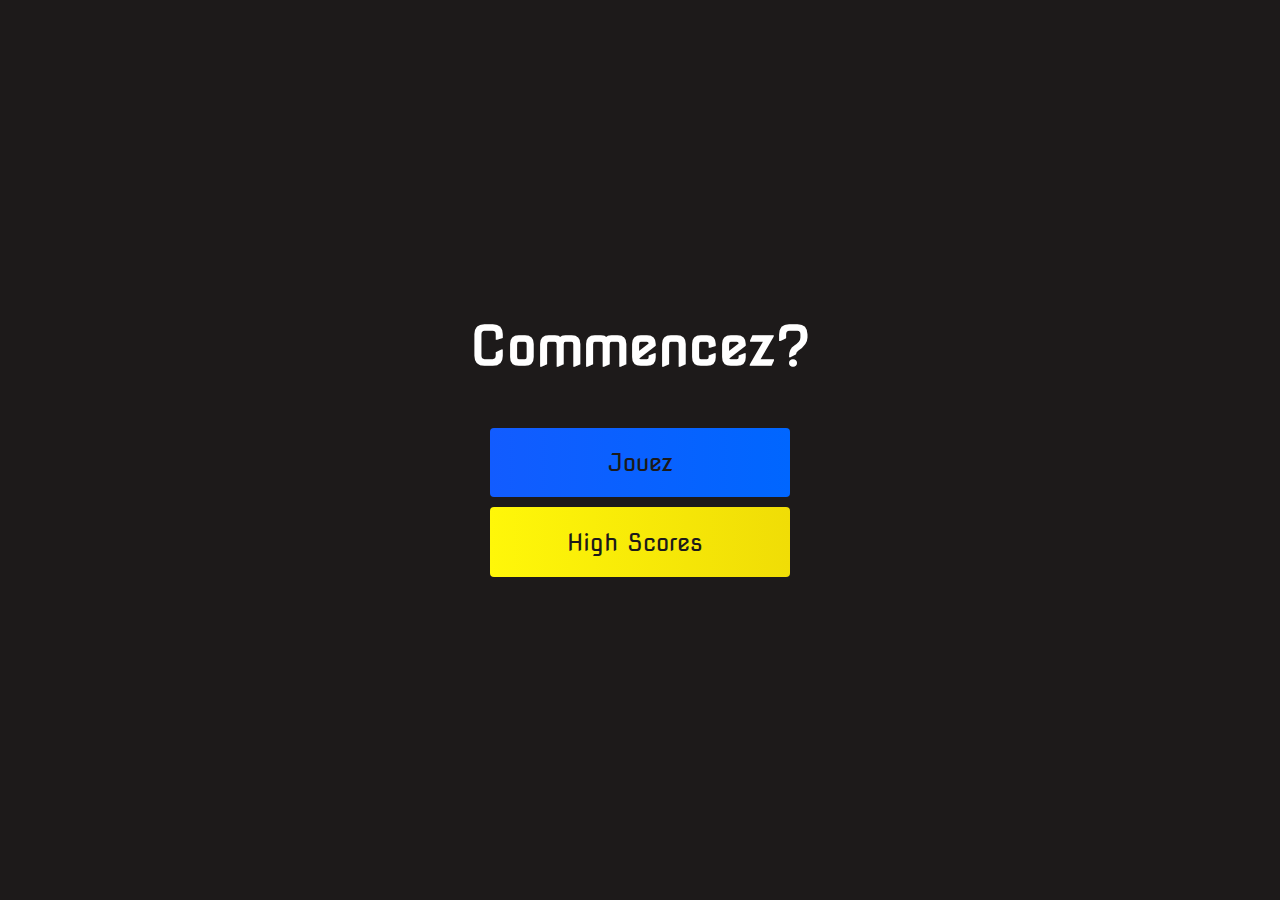
<file: index.html>
<!DOCTYPE html>
<html lang="en">
<head>
    <meta charset="UTF-8">
    <meta http-equiv="X-UA-Compatible" content="IE=edge">
    <meta name="viewport" content="width=device-width, initial-scale=1.0">
    <title>JS Quiz</title>
    <link rel="stylesheet" href="style.css">
    <link rel="stylesheet" href="https://use.fontawesome.com/releases/v5.15.4/css/all.css" integrity="sha384-DyZ88mC6Up2uqS4h/KRgHuoeGwBcD4Ng9SiP4dIRy0EXTlnuz47vAwmeGwVChigm" crossorigin="anonymous">
</head>
<body>
   <div class="container">
       <div id="home" class="flex-column flex-center">
           <h1>Commencez?</h1>
           <a href="game.html" class="btn">Jouez</a>
           <a href="highscores.html" id="highscores-btn" class="btn">High Scores <i class="fas fa-crown"></i> </a>
       </div>
   </div>
    
</body>
</html>
</file>
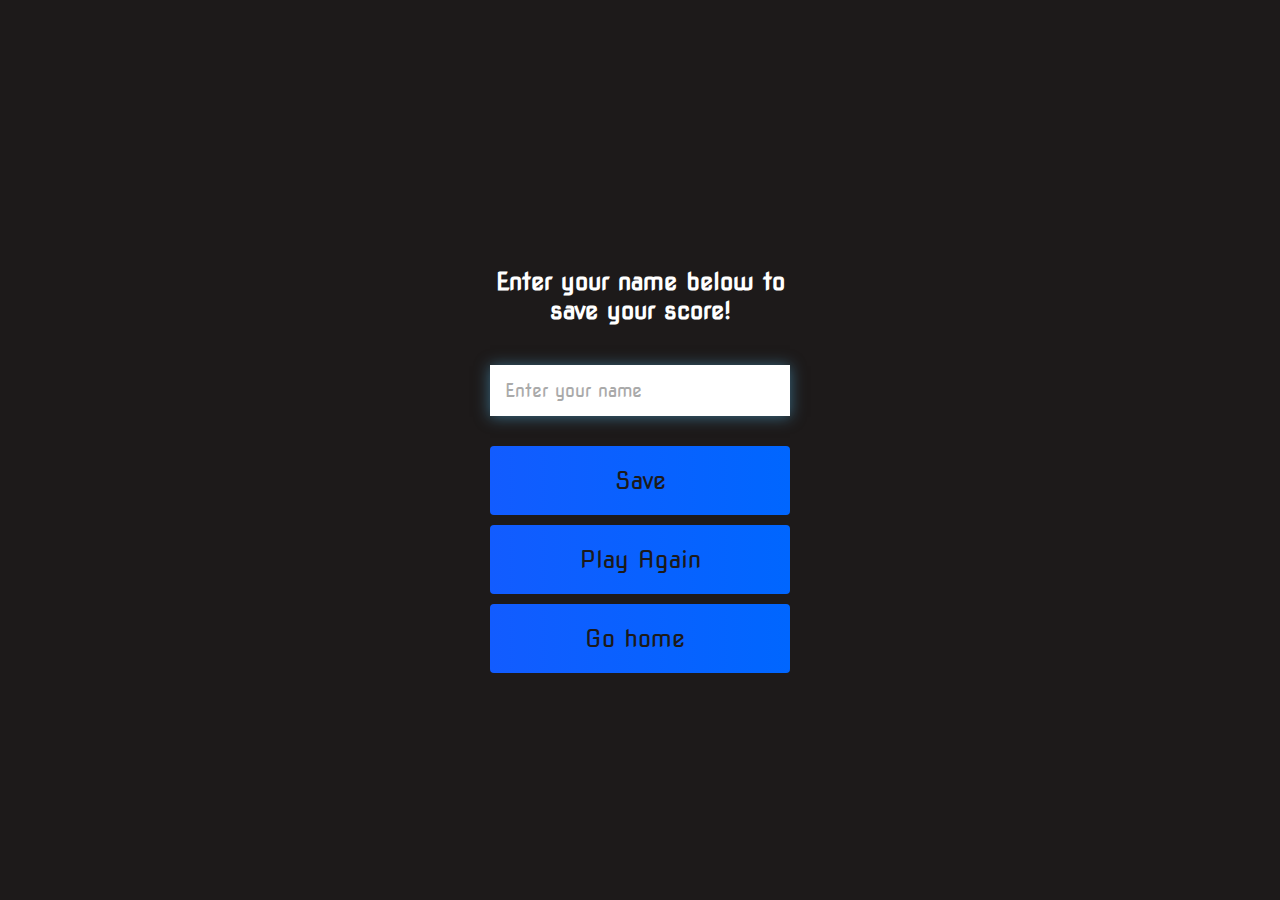
<file: end.html>
<!DOCTYPE html>
<html lang="en">
<head>
    <meta charset="UTF-8">
    <meta http-equiv="X-UA-Compatible" content="IE=edge">
    <meta name="viewport" content="width=device-width, initial-scale=1.0">
    <title>Document</title>
    <link rel="stylesheet" href="style.css">
    <link rel="stylesheet" href="https://use.fontawesome.com/releases/v5.15.4/css/all.css" integrity="sha384-DyZ88mC6Up2uqS4h/KRgHuoeGwBcD4Ng9SiP4dIRy0EXTlnuz47vAwmeGwVChigm" crossorigin="anonymous">
</head>
<body>

    <div class="container">
        <div id="end" class="flex-center flex-column">
            <h1 id="finalScore">0</h1>
            <form class="end-form-container">
                <h2 id="end-text">Enter your name below to save your score!</h2>
                <input type="text" name="name" id="username" placeholder="Enter your name">
                <button class="btn" id="saveScoreBtn" type="submit" onClick="saveHighScore(event)" disabled>Save</button>
            </form>
            <a href="game.html" class="btn">Play Again</a>
            <a href="" class="btn"  >Go home <i class="fas fa-home"></i></a>
        </div>

    </div>

    <script src="end.js"></script>
    
</body>
</html>
</file>
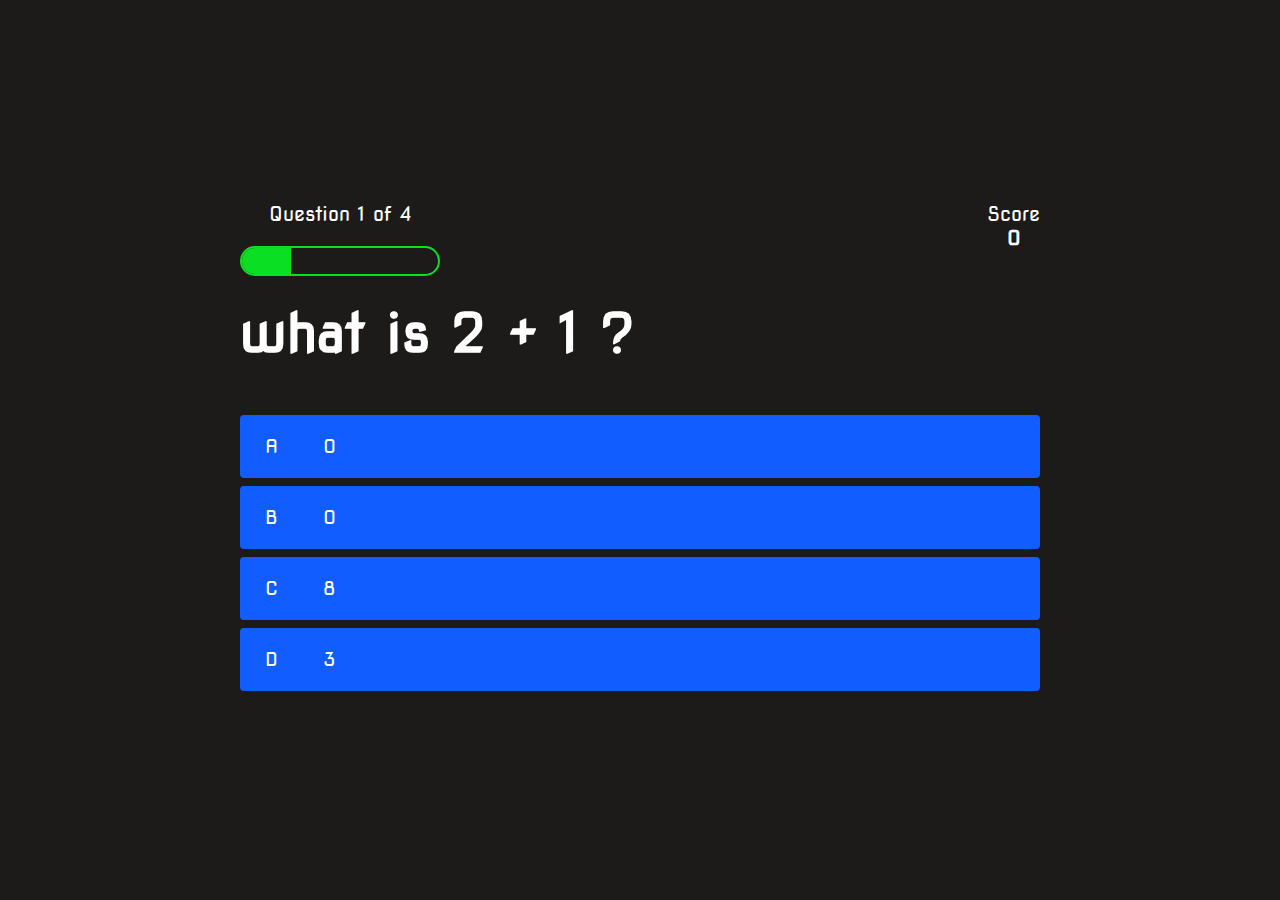
<file: game.html>
<!DOCTYPE html>
<html lang="en">
<head>
    <meta charset="UTF-8">
    <meta http-equiv="X-UA-Compatible" content="IE=edge">
    <meta name="viewport" content="width=device-width, initial-scale=1.0">
    <title>Quiz</title>
    <link rel="stylesheet" href="style.css">
    <link rel="stylesheet" href="game.css">

</head>
<body>
    <div class="container">
        <div id="game" class="justify-center flex-column">
            <div id="hud">
                <div class="hud-item">
                    <p id="progressText" class="hud-prefix">
                        Question
                    </p>
                
                <div id="progressBar">
                    <div id="progressBarFull"></div>

                </div>
            </div>
            <div class="hud-item">
                <p class="hud-prefix">
                    Score
                </p>
                <h1 class="hud-main-text" id="score">0</h1>
            </div>

            </div>
            <h1 id="question">la réponse de cette question est:</h1>
            <div class="choice-container">
                <p class="choice-prefix">A</p>
                <p class="choice-text" data-number="1">Choice 1</p>
            </div>
            <div class="choice-container">
                <p class="choice-prefix">B</p>
                <p class="choice-text" data-number="2">Choice 2</p>
            </div>
            <div class="choice-container">
                <p class="choice-prefix">C</p>
                <p class="choice-text" data-number="3">Choice 3</p>
            </div>
            <div class="choice-container">
                <p class="choice-prefix">D</p>
                <p class="choice-text" data-number="4">Choice 4</p>
            </div>
        </div>
    </div>
    <script src="game.js"></script>
</body>
</html>
</file>
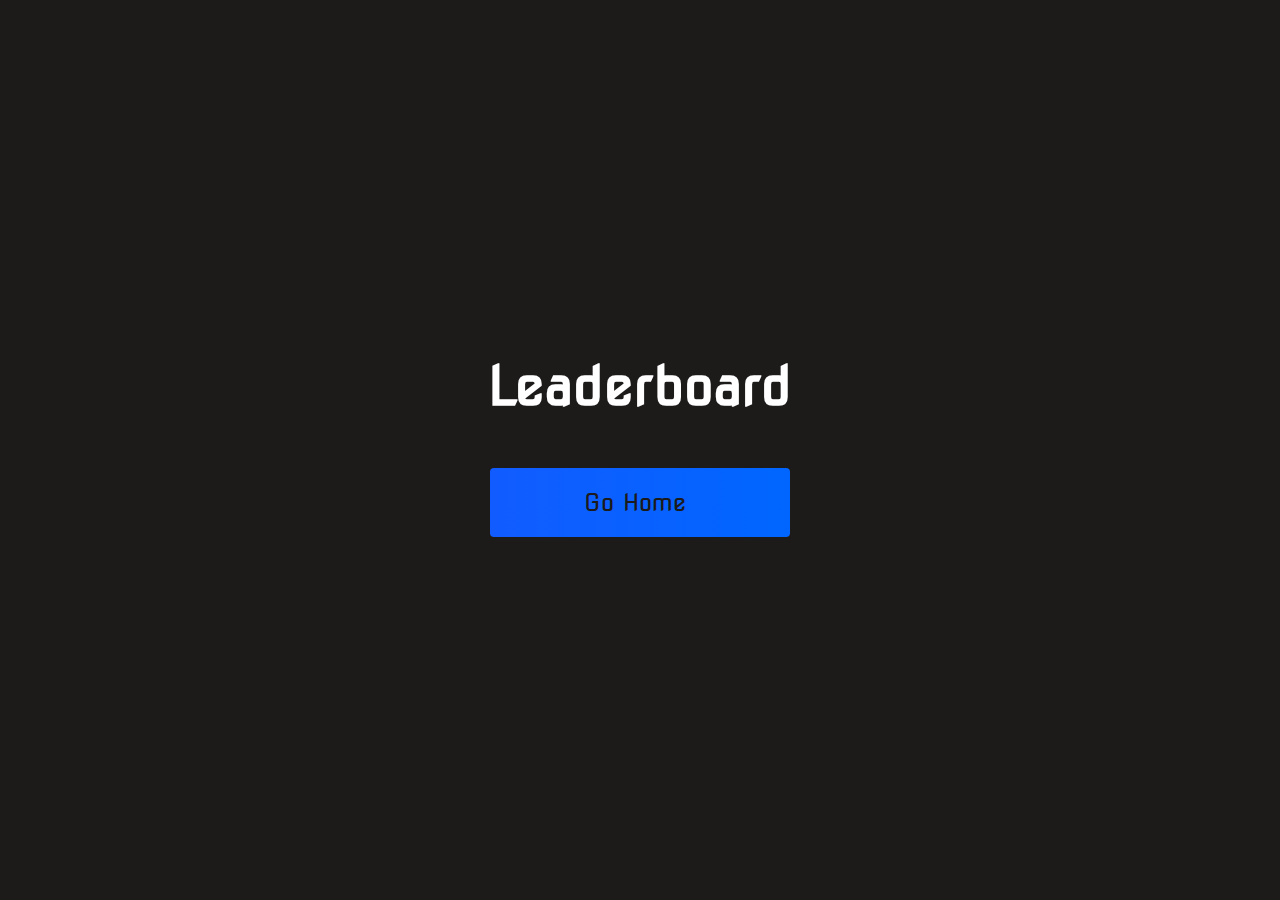
<file: highscores.html>
<!DOCTYPE html>
<html lang="en">
<head>
    <meta charset="UTF-8">
    <meta http-equiv="X-UA-Compatible" content="IE=edge">
    <meta name="viewport" content="width=device-width, initial-scale=1.0">
    <title>High Scores</title>
    <link rel="stylesheet" href="style.css">
    <link rel="stylesheet" href="highscores.css">
    <link rel="stylesheet" href="https://use.fontawesome.com/releases/v5.15.4/css/all.css" integrity="sha384-DyZ88mC6Up2uqS4h/KRgHuoeGwBcD4Ng9SiP4dIRy0EXTlnuz47vAwmeGwVChigm" crossorigin="anonymous">



</head>
<body>
    <div class="container">
        <div id="highScores" class="flex-center flex-column">

            <h1 id="finalScore">Leaderboard</h1>
            <ul id="highScoresList"></ul>
            <a href="index.html" class="btn">Go Home <i class="fas fa-home"></i></a>

        </div>
    </div>
    <script src="highscores.js"></script>
</body>
</html>
</file>
<file: style.css>
@import url('https://fonts.googleapis.com/css2?family=Nova+Square&display=swap');

:root {
    background-color: rgb(29, 26, 26);
     

}

* {
    box-sizing: border-box;
    margin: 0;
    padding: 0;
    font-size: 62.5%;
    font-family: 'Nova Square', cursive;
}

h1 {
    font-size: 5.4rem;
    color: #fff;
    margin-bottom: 5rem;
}

h2 {
    font-size: 4.2rem;
    margin-bottom: 4rem;
}


.container {
    width: 100vw;
    height: 100vh;
    display: flex;
    justify-content: center;
    align-items: center;
    max-width: 80rem;
    margin: 0 auto;
    padding: 2rem;
}


.flex-column {
    display: flex;
    flex-direction: column;

}

.justify-center {
    justify-content: center;
}

.text-center {
    text-align: center;
}

 .flex-center {
    justify-content: center;
    align-items: center;
} 

.text-center {
    text-align: center;
} 

 .hidden {
    display: none;
} 

.btn {
    font-size: 2.4rem;
    padding: 2rem 0;
    width:  30rem;
    text-align: center ;
    margin-bottom: 1rem;
    text-decoration: none;
    color: rgb(28, 26, 26);
    background: linear-gradient(90deg, rgb(18, 92, 255), rgb(0, 102, 255) 100%);
    border-radius: 4px;
    -webkit-border-radius: 4px;
    -moz-border-radius: 4px;
    -ms-border-radius: 4px;
    -o-border-radius: 4px;
}

.btn:hover {
    cursor: pointer;
    box-shadow: 0 0.4rem 1.4rem 0 rgba(8, 114, 244, 0.6);
    transition: transform 150ms ;
    -webkit-transition: transform 150ms ;
    -moz-transition: transform 150ms ;
    -ms-transition: transform 150ms ;
    -o-transition: transform 150ms ;
    transform: scale(1.03);
}

.btn[disabled]:hover {
    cursor: not-allowed;
    box-shadow: none;
    transform:none;
    -webkit-transform:none;
    -moz-transform:none;
    -ms-transform:none;
    -o-transform:none;
}

#highscores-btn {
    background: linear-gradient(90deg, rgb(255, 247, 9), rgb(240, 221, 6) 100%);
}

#highscores-btn {
    background: linear-gradient(90deg, rgb(255, 247, 9), rgb(240, 221, 6) 100%);
}

#highscores-btn:hover {
    box-shadow: 0 0.4rem 1.4rem 0 rgba(255, 255, 0, 0.5); 
}

.fa-crown {
    font-size: 2.5rem;
    margin-left: 1rem;

}

/* End page  css*/
.end-form-container{
    width: 100%;
    display: flex;
    flex-direction: column;
    align-items: center;
    max-width: 30rem;
}

input {
    margin-bottom: 1rem;
    width: 20rem;
    padding: 1.5rem;
    font-size: 1.8rem;
    border: none;
    box-shadow: 0 0.1rem 1.4rem 0 rgba(86, 185, 235, 0.5);
}

Input::placeholder{
    color: #aaa;
}

#username {
    margin-bottom: 3rem;
    width: 100%;
    outline: none;

}

#end-text{
    font-size: 2.4rem;
    color: #fff;
    text-align: center;
}

#saveScoreBtn {
    border: none;
}

.fa-home {
    margin-left: 1rem;
    font-size: 2rem;
    color: rgb(28, 26, 26);

}
</file>
<file: game.css>
body {
    color: #fff;
}

.choice-container {
    display: flex;
    margin-bottom: 0.8rem;
    width: 100%;
    border-radius: 4px;
    -webkit-border-radius: 4px;
    -moz-border-radius: 4px;
    -ms-border-radius: 4px;
    -o-border-radius: 4px;
    background-color: rgb(18, 93, 255);
    font-size: 3rem;
    min-width:80rem;
}

.choice-container:hover {
    cursor: pointer;
    box-shadow: 0 0.4rem 1.4rem 0 rgba(6, 103, 247, 0.5);
    transform: scale(1.02);
    transform: transform 100ms;
    -webkit-transform: transform 100ms;
    -moz-transform: transform 100ms;
    -ms-transform: transform 100ms;
    -o-transform: transform 100ms;
}

.choice-prefix {
    padding: 2rem 2.5rem;
    color: white;
}

.choice-text {
    padding: 2rem;
    width: 100%;
}

.correct {
    background-color: green;
}

.incorrect {
    background-color: red;
}

/* heads up display */

#hud  {
    display:flex;
    justify-content: space-between;
}

.hud-prefix {
    text-align: center;
    font-size: 2rem
}

.hud-main-text {
    text-align: center;
    font-size: 2rem;

}

#progressBar {
    width: 20rem;
    height: 3rem;
    border: 0.2rem solid rgb(11,223,36);
    margin-top: 2rem;
    border-radius: 50px;
    -webkit-border-radius: 50px;
    -moz-border-radius: 50px;
    -ms-border-radius: 50px;
    -o-border-radius: 50px;
    overflow: hidden;
}

#progressBarFull {
    height: 100%;
    background:  rgb(11,223,36);
    width: 0%;

}



@media screen and (max-width: 768px){
    .choice-container {
        min-width: 40rem;
    }

}
</file>
<file: highscores.css>
body {
    color: #fff;
}highScoresList 

#highScoresList {
    list-style: none;
    margin-bottom: 4rem;
}

.high-score {
    font-size: 2.8rem;
    margin-bottom: 0.5rem;
}
</file>
